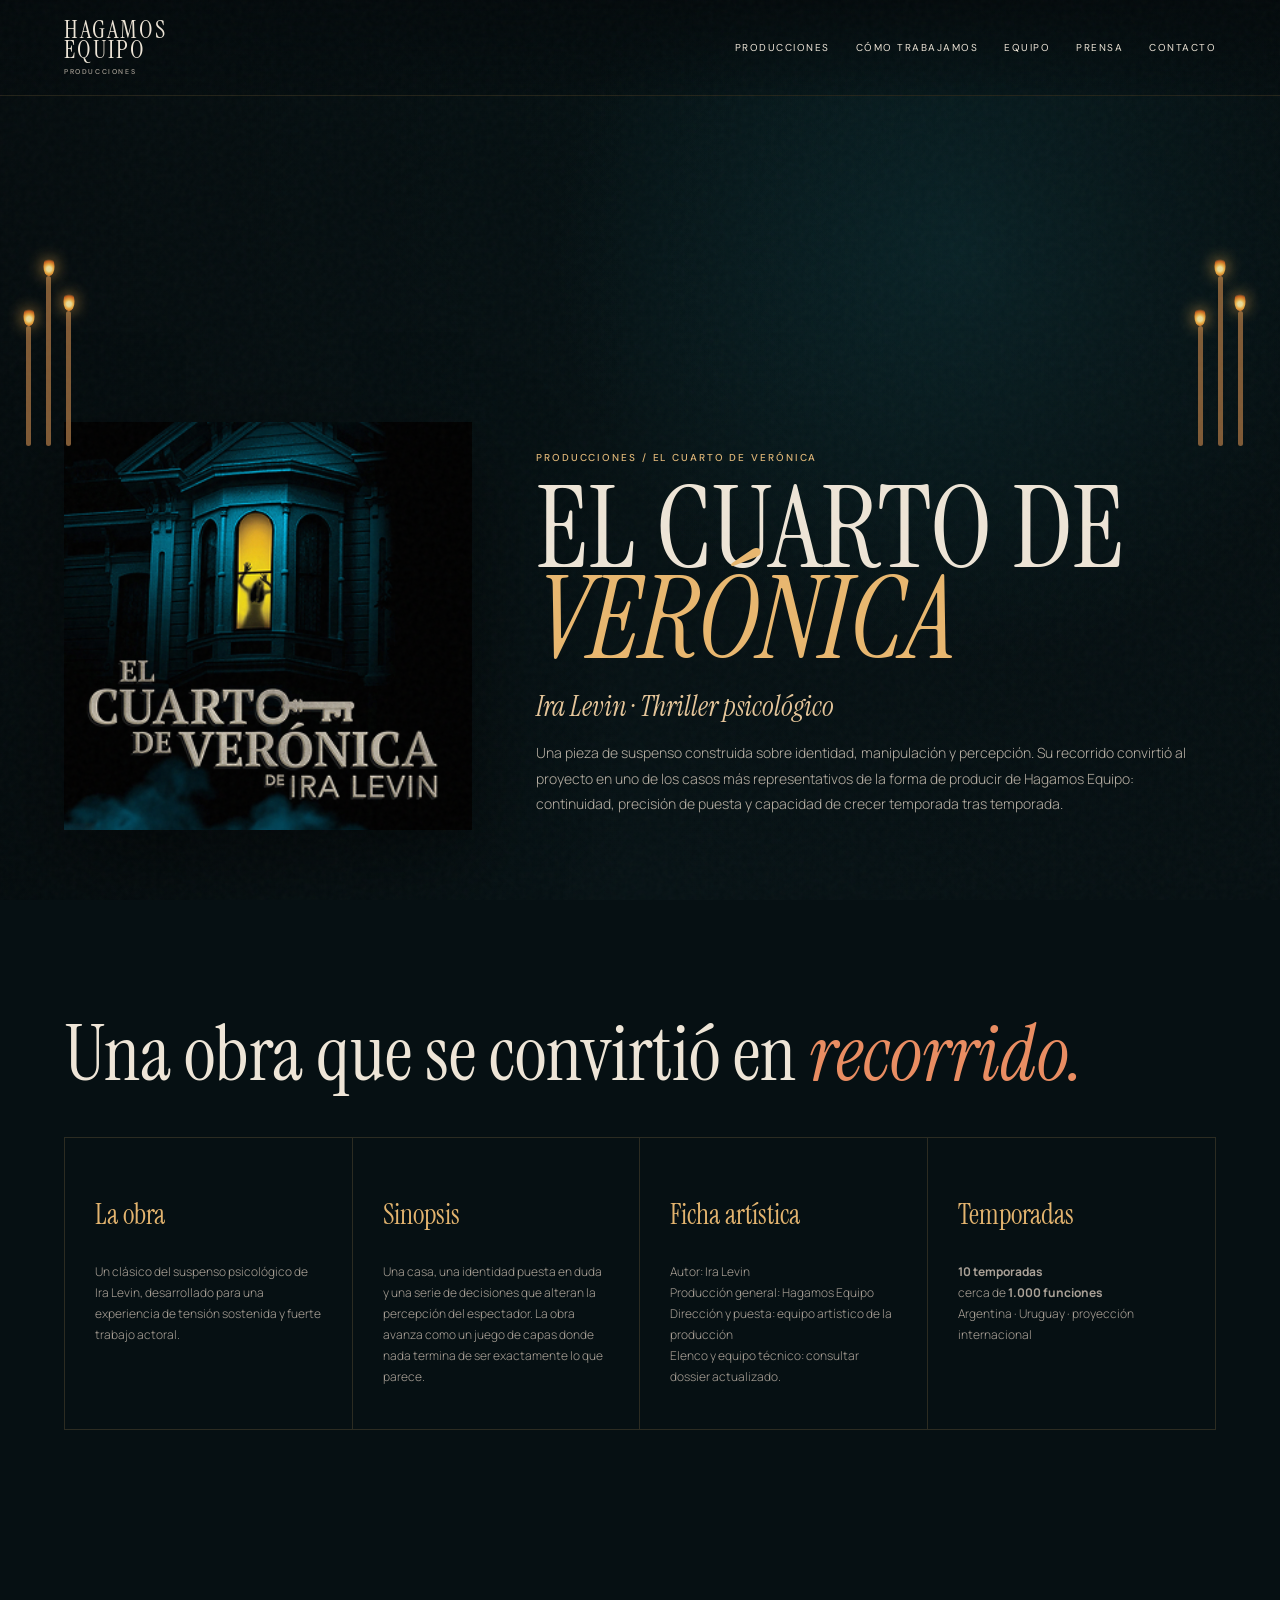
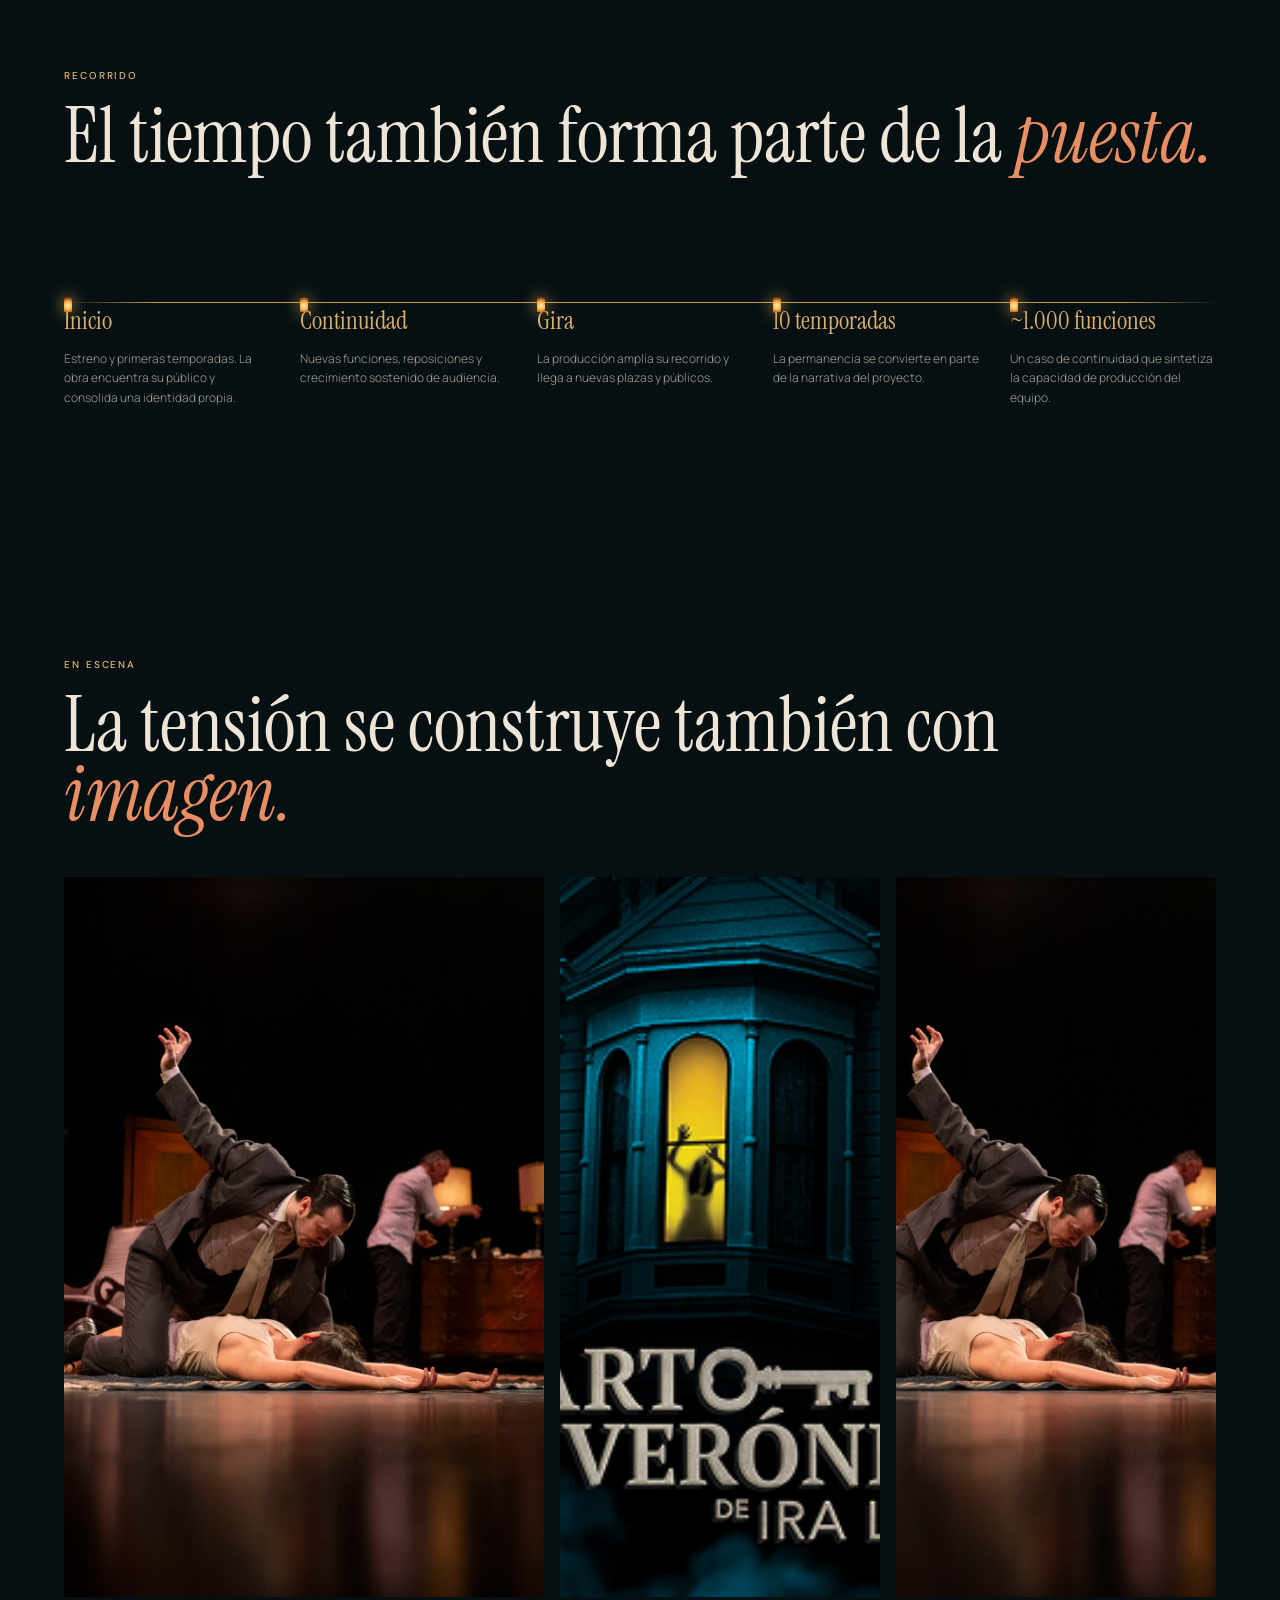
<file: el-cuarto-de-veronica.html>
<!DOCTYPE html><html lang="es"><head><meta charset="UTF-8"><meta name="viewport" content="width=device-width,initial-scale=1"><title>El Cuarto de Verónica — Hagamos Equipo</title><link rel="preconnect" href="https://fonts.googleapis.com"><link rel="preconnect" href="https://fonts.gstatic.com" crossorigin><link href="https://fonts.googleapis.com/css2?family=DM+Sans:wght@300;400;500;600&family=Instrument+Serif:ital@0;1&family=Manrope:wght@300;400;500&display=swap" rel="stylesheet"><link rel="stylesheet" href="styles.css"><link rel="stylesheet" href="detail.css"></head><body class="detail-page"><div class="film-grain"></div><header class="detail-header"><a class="brand" href="index.html"><span>HAGAMOS</span><span>EQUIPO</span><small>producciones</small></a><nav class="detail-nav"><a href="index.html#producciones">Producciones</a><a href="index.html#metodo">Cómo trabajamos</a><a href="index.html#perfil">Equipo</a><a href="index.html#prensa">Prensa</a><a href="index.html#contacto">Contacto</a></nav></header><main><section class="detail-hero"><div class="candelabra left" aria-hidden="true"><i class="candle" data-candle></i><i class="candle" data-candle></i><i class="candle" data-candle></i></div><div class="candelabra right" aria-hidden="true"><i class="candle" data-candle></i><i class="candle" data-candle></i><i class="candle" data-candle></i></div><div class="detail-poster reveal"><img src="img/elcuartodevernoica.jpg" alt="Póster de El Cuarto de Verónica"></div><div class="detail-hero-copy reveal"><p class="eyebrow">Producciones / El Cuarto de Verónica</p><h1>EL CUARTO DE <em>VERÓNICA</em></h1><p class="subtitle">Ira Levin · Thriller psicológico</p><p class="detail-summary">Una pieza de suspenso construida sobre identidad, manipulación y percepción. Su recorrido convirtió al proyecto en uno de los casos más representativos de la forma de producir de Hagamos Equipo: continuidad, precisión de puesta y capacidad de crecer temporada tras temporada.</p></div></section><section class="detail-section"><h2 class="reveal">Una obra que se convirtió en <em>recorrido.</em></h2><div class="detail-info"><article class="reveal"><h3>La obra</h3><p>Un clásico del suspenso psicológico de Ira Levin, desarrollado para una experiencia de tensión sostenida y fuerte trabajo actoral.</p></article><article class="reveal"><h3>Sinopsis</h3><p>Una casa, una identidad puesta en duda y una serie de decisiones que alteran la percepción del espectador. La obra avanza como un juego de capas donde nada termina de ser exactamente lo que parece.</p></article><article class="reveal"><h3>Ficha artística</h3><p>Autor: Ira Levin<br>Producción general: Hagamos Equipo<br>Dirección y puesta: equipo artístico de la producción<br>Elenco y equipo técnico: consultar dossier actualizado.</p></article><article class="reveal"><h3>Temporadas</h3><p><strong>10 temporadas</strong><br>cerca de <strong>1.000 funciones</strong><br>Argentina · Uruguay · proyección internacional</p></article></div></section><section class="detail-section"><p class="eyebrow reveal">Recorrido</p><h2 class="reveal">El tiempo también forma parte de la <em>puesta.</em></h2><div class="journey"><div class="journey-line"></div><div class="journey-grid"><div class="journey-item reveal"><strong>Inicio</strong><p>Estreno y primeras temporadas. La obra encuentra su público y consolida una identidad propia.</p></div><div class="journey-item reveal"><strong>Continuidad</strong><p>Nuevas funciones, reposiciones y crecimiento sostenido de audiencia.</p></div><div class="journey-item reveal"><strong>Gira</strong><p>La producción amplía su recorrido y llega a nuevas plazas y públicos.</p></div><div class="journey-item reveal"><strong>10 temporadas</strong><p>La permanencia se convierte en parte de la narrativa del proyecto.</p></div><div class="journey-item reveal"><strong>~1.000 funciones</strong><p>Un caso de continuidad que sintetiza la capacidad de producción del equipo.</p></div></div></div></section><section class="detail-section"><p class="eyebrow reveal">En escena</p><h2 class="reveal">La tensión se construye también con <em>imagen.</em></h2><div class="detail-gallery"><figure class="reveal"><img src="img/img3.jpg" alt="Escena de El Cuarto de Verónica"></figure><figure class="reveal"><img src="img/elcuartodevernoica.jpg" alt="Identidad visual de El Cuarto de Verónica"></figure><figure class="reveal"><img src="img/img3.jpg" alt="Fotografía de escena"></figure></div></section><section class="detail-section"><p class="eyebrow reveal">La prensa</p><h2 class="reveal">Una obra que siguió generando <em>conversación.</em></h2><div class="detail-press"><blockquote class="reveal">“Suspenso, precisión y una puesta que sostiene la atención hasta el final.”<cite>Archivo de prensa</cite></blockquote><blockquote class="reveal">“Una producción que encontró continuidad sin perder intensidad.”<cite>Prensa teatral</cite></blockquote><blockquote class="reveal">“El recorrido de la obra la convirtió en una referencia dentro de la línea de thrillers de la productora.”<cite>Hagamos Equipo</cite></blockquote></div><div class="detail-cta reveal"><a class="btn" href="docs/criticas.pdf" target="_blank">Ver dossier de críticas ↗</a><a class="btn" href="index.html#producciones">Ver otras producciones ↗</a></div></section></main><script src="script.js"></script></body></html>
</file>
<file: styles.css>
:root{--bg:#07090b;--panel:#0d1013;--cream:#f0e8dc;--muted:#a9a197;--gold:#c79b5a;--gold2:#e0b777;--line:rgba(224,183,119,.22);--accent:#ed845d;--violet:#bd68d5;--max:1440px}*{box-sizing:border-box}html{scroll-behavior:smooth}body{margin:0;background:var(--bg);color:var(--cream);font-family:'DM Sans',sans-serif;overflow-x:hidden}a{color:inherit;text-decoration:none}img,video{display:block;max-width:100%}.film-grain{position:fixed;inset:0;pointer-events:none;z-index:999;opacity:.045;background-image:url("data:image/svg+xml,%3Csvg viewBox='0 0 180 180' xmlns='http://www.w3.org/2000/svg'%3E%3Cfilter id='n'%3E%3CfeTurbulence type='fractalNoise' baseFrequency='.88' numOctaves='3'/%3E%3C/filter%3E%3Crect width='100%25' height='100%25' filter='url(%23n)' opacity='.7'/%3E%3C/svg%3E")}.site-header{position:fixed;top:0;left:0;width:100%;z-index:80;display:flex;align-items:center;justify-content:space-between;padding:24px clamp(24px,5vw,78px);transition:.35s;border-bottom:1px solid transparent}.site-header.scrolled{background:rgba(7,9,11,.88);backdrop-filter:blur(16px);border-color:var(--line);padding-top:15px;padding-bottom:15px}.brand{display:flex;flex-direction:column;font:400 25px/.78 'Instrument Serif',serif;letter-spacing:.08em}.brand small{margin-top:9px;font:500 7px/1 'DM Sans';letter-spacing:.23em;text-transform:uppercase;color:var(--muted)}.nav{display:flex;gap:30px;font-size:11px;text-transform:uppercase;letter-spacing:.16em}.nav a{position:relative;color:#ddd6cc}.nav a:after{content:'';position:absolute;bottom:-8px;left:0;width:0;height:1px;background:var(--gold2);transition:.25s}.nav a:hover:after{width:100%}.menu-toggle{display:none;background:transparent;border:1px solid var(--line);color:var(--cream);padding:10px 14px;font-size:10px;letter-spacing:.14em}.hero{min-height:100svh;position:relative;display:flex;align-items:flex-end;padding:150px clamp(24px,5vw,78px) 88px;overflow:hidden}.hero-video{position:absolute;inset:0;width:100%;height:100%;object-fit:cover;filter:saturate(.68) contrast(1.08);transform:scale(1.02)}.hero-vignette{position:absolute;inset:0;background:linear-gradient(90deg,rgba(5,7,9,.98) 0%,rgba(5,7,9,.88) 35%,rgba(5,7,9,.32) 68%,rgba(5,7,9,.64) 100%),linear-gradient(0deg,rgba(5,7,9,.92),transparent 44%)}.hero-copy{position:relative;z-index:2;max-width:770px}.eyebrow{margin:0 0 20px;font:500 10px/1.2 'DM Sans';letter-spacing:.19em;text-transform:uppercase;color:var(--gold2)}.hero h1{margin:0;font:400 clamp(78px,11.5vw,174px)/.75 'Instrument Serif',serif;letter-spacing:.01em;color:#ead9c0}.hero h1 span{color:var(--gold2)}.hero-kicker{max-width:720px;margin:30px 0 16px;font:400 clamp(27px,3.25vw,48px)/1.05 'Instrument Serif',serif}.hero-kicker em,.section h2 em,.method h2 em,.profile h2 em,.contact h2 em,.upcoming h3 em{font-style:italic;color:var(--accent)}.hero-description{max-width:620px;margin:0;color:#b5aea4;font:300 15px/1.76 'Manrope',sans-serif}.hero-actions{display:flex;align-items:center;gap:28px;margin-top:32px}.btn{display:inline-flex;align-items:center;gap:35px;border:1px solid var(--gold);padding:15px 20px;font-size:10px;text-transform:uppercase;letter-spacing:.15em;transition:.25s}.btn:hover{background:var(--gold2);color:#111}.text-link{font-size:12px;border-bottom:1px solid rgba(255,255,255,.35);padding-bottom:4px}.hero-side-copy{position:absolute;right:4.5vw;top:39%;z-index:3;display:flex;flex-direction:column;align-items:flex-end;gap:8px;font-size:10px;letter-spacing:.18em}.hero-side-copy em{font:italic 20px/1 'Instrument Serif';color:var(--violet)}.hero-side-copy strong{color:var(--accent);font-weight:500}.scroll-cue{position:absolute;z-index:4;bottom:28px;right:5vw;font-size:8px;letter-spacing:.22em;display:flex;gap:10px;align-items:center}.scroll-cue span{width:44px;height:1px;background:var(--gold)}.section{padding:130px clamp(24px,5vw,78px);max-width:var(--max);margin:auto}.section-heading{display:grid;grid-template-columns:1.5fr .7fr;gap:9vw;align-items:end;margin-bottom:72px}.section-heading h2,.method h2,.metrics-intro h2,.profile h2,.contact h2{margin:0;font:400 clamp(48px,6.5vw,98px)/.9 'Instrument Serif',serif}.section-heading>p,.method-lead>p:last-child,.metrics-intro>p:last-child{color:var(--muted);font:300 14px/1.8 'Manrope';max-width:520px}.production-grid{display:grid;grid-template-columns:repeat(12,1fr);gap:22px}.production-card{grid-column:span 4;border-top:1px solid var(--line);padding-top:14px}.production-card--feature{grid-column:span 7}.production-card--text{grid-column:span 5}.production-media{position:relative;overflow:hidden;aspect-ratio:1.35/1;background:#101215}.production-card--feature .production-media{aspect-ratio:1.7/1}.production-media img{width:100%;height:100%;object-fit:cover;transition:transform .8s cubic-bezier(.2,.7,.2,1),filter .5s;filter:saturate(.78)}.production-card:hover img{transform:scale(1.045);filter:saturate(1)}.project-number{position:absolute;left:18px;top:16px;font:italic 28px 'Instrument Serif';color:#fff}.project-open{position:absolute;right:18px;bottom:16px;font-size:9px;letter-spacing:.15em;background:rgba(6,8,10,.76);padding:9px 11px}.production-copy{padding:20px 2px 12px}.production-copy>p:first-child{margin:0 0 8px;color:var(--gold2);font-size:9px;text-transform:uppercase;letter-spacing:.16em}.production-copy h3{margin:0 0 12px;font:400 clamp(28px,3vw,44px)/1 'Instrument Serif'}.production-copy>p:last-of-type{color:var(--muted);font:300 13px/1.7 'Manrope';max-width:550px}.project-meta{display:flex;gap:10px;flex-wrap:wrap;margin-top:18px}.project-meta span{border:1px solid var(--line);padding:7px 9px;font-size:9px;letter-spacing:.08em;text-transform:uppercase}.coming-visual{aspect-ratio:1.35/1;border:1px solid var(--line);display:flex;flex-direction:column;justify-content:space-between;padding:22px;background:radial-gradient(circle at 75% 30%,rgba(189,104,213,.13),transparent 38%),linear-gradient(145deg,#0b0e11,#141012)}.coming-visual span{font:italic 44px 'Instrument Serif';color:var(--gold2)}.coming-visual p{font-size:9px;letter-spacing:.2em;color:var(--muted)}.upcoming{margin-top:90px;border-top:1px solid var(--line);display:grid;grid-template-columns:1.4fr .7fr .7fr;gap:22px;padding-top:38px}.upcoming-intro h3{font:400 clamp(40px,4.5vw,70px)/.95 'Instrument Serif';margin:0 0 18px}.upcoming-intro>p:last-child{max-width:620px;color:var(--muted);font:300 13px/1.75 'Manrope'}.upcoming-card{min-height:280px;border:1px solid var(--line);padding:22px;display:flex;flex-direction:column;justify-content:space-between;background:linear-gradient(155deg,#111318,#0b0d10)}.upcoming-card span{font:italic 38px 'Instrument Serif';color:var(--gold2)}.upcoming-card strong{font:400 24px/1.05 'Instrument Serif';letter-spacing:.04em}.upcoming-card small{color:var(--muted);letter-spacing:.14em;text-transform:uppercase}.metrics-section{padding:125px clamp(24px,5vw,78px);background:#ede7dd;color:#111}.metrics-intro{max-width:var(--max);margin:0 auto 70px;display:grid;grid-template-columns:1.4fr .7fr;gap:8vw}.metrics-intro .eyebrow{color:#7e5735}.metrics-intro h2 em{color:#b7504f}.metrics-intro>p:last-child{color:#67615a}.metrics-grid{max-width:var(--max);margin:auto;display:grid;grid-template-columns:repeat(4,1fr);border-top:1px solid #c6beb3;border-bottom:1px solid #c6beb3}.metric{padding:34px 24px 42px;border-right:1px solid #c6beb3}.metric:last-child{border-right:0}.metric span{font:400 clamp(58px,7vw,100px)/1 'Instrument Serif'}.metric p{margin:12px 0 0;max-width:180px;font-size:11px;line-height:1.5;text-transform:uppercase;letter-spacing:.1em;color:#5c5751}.method{padding-top:150px}.method-lead{max-width:970px;margin-bottom:80px}.method-lead h2{margin-bottom:28px}.method-grid{display:grid;grid-template-columns:repeat(4,1fr);border-top:1px solid var(--line)}.method-grid article{padding:28px 28px 10px 0;border-right:1px solid var(--line);min-height:230px}.method-grid article+article{padding-left:28px}.method-grid span{font:italic 24px 'Instrument Serif';color:var(--gold2)}.method-grid h3{font:400 27px/1.1 'Instrument Serif';margin:40px 0 12px}.method-grid p{color:var(--muted);font:300 12px/1.7 'Manrope'}.profile{max-width:var(--max);margin:50px auto 0;display:grid;grid-template-columns:.85fr 1.15fr;min-height:720px;border-top:1px solid var(--line);border-bottom:1px solid var(--line)}.profile-image{background:#111;display:flex;align-items:flex-end;justify-content:center;overflow:hidden}.profile-image img{max-height:690px;filter:grayscale(1);transform:translateY(20px)}.profile-copy{padding:90px 8vw 80px}.profile-copy h2{margin-bottom:30px}.profile-lead{font:400 clamp(25px,3vw,42px)/1.08 'Instrument Serif';max-width:650px}.profile-copy>p:not(.eyebrow):not(.profile-lead){color:var(--muted);font:300 14px/1.8 'Manrope';max-width:700px;margin-bottom:32px}.press-grid{display:grid;grid-template-columns:repeat(3,1fr);gap:0;border-top:1px solid var(--line);border-bottom:1px solid var(--line)}.press-quote{padding:38px 34px 44px;border-right:1px solid var(--line);min-height:330px;display:flex;flex-direction:column}.press-quote:last-child{border-right:0}.press-quote span{font-size:9px;letter-spacing:.16em;color:var(--gold2)}blockquote{margin:45px 0 35px;font:italic 27px/1.15 'Instrument Serif'}.press-quote a{margin-top:auto;font-size:10px;letter-spacing:.08em}.contact{max-width:var(--max);margin:auto;padding:150px clamp(24px,5vw,78px)}.contact h2{font-size:clamp(60px,9vw,138px);max-width:1200px}.contact-bottom{display:flex;justify-content:space-between;gap:40px;align-items:end;margin-top:55px;border-top:1px solid var(--line);padding-top:30px}.contact-bottom p{color:var(--muted);max-width:520px;font:300 14px/1.7 'Manrope'}footer{max-width:var(--max);margin:auto;padding:28px clamp(24px,5vw,78px) 42px;border-top:1px solid var(--line);display:grid;grid-template-columns:1fr 1fr 1fr;align-items:end;color:var(--muted);font-size:10px}.footer-brand{font-size:20px;color:var(--gold2)}.reveal{opacity:0;transform:translateY(30px);transition:opacity .85s ease,transform .85s cubic-bezier(.2,.75,.2,1)}.reveal.is-visible{opacity:1;transform:none}@media(max-width:900px){.nav{position:fixed;inset:70px 0 auto;background:#090b0d;padding:30px;display:none;flex-direction:column;border-bottom:1px solid var(--line)}.nav.open{display:flex}.menu-toggle{display:block}.hero-side-copy{display:none}.section-heading,.metrics-intro,.profile{grid-template-columns:1fr}.production-card,.production-card--feature,.production-card--text{grid-column:span 12}.upcoming{grid-template-columns:1fr}.metrics-grid{grid-template-columns:1fr 1fr}.metric:nth-child(2){border-right:0}.method-grid{grid-template-columns:1fr 1fr}.profile-image{min-height:520px}.profile-copy{padding:70px 30px}.press-grid{grid-template-columns:1fr}.press-quote{border-right:0;border-bottom:1px solid var(--line)}.contact-bottom{align-items:flex-start;flex-direction:column}footer{grid-template-columns:1fr;gap:15px}}@media(max-width:560px){.hero{padding-bottom:60px}.hero h1{font-size:68px}.hero-kicker{font-size:28px}.hero-actions{align-items:flex-start;flex-direction:column}.section{padding-top:95px;padding-bottom:95px}.metrics-grid{grid-template-columns:1fr}.metric{border-right:0;border-bottom:1px solid #c6beb3}.method-grid{grid-template-columns:1fr}.method-grid article{border-right:0;border-bottom:1px solid var(--line);padding:28px 0}.method-grid article+article{padding-left:0}.profile{min-height:0}.profile-image{min-height:400px}.contact{padding-top:100px;padding-bottom:100px}.contact h2{font-size:58px}}@media(prefers-reduced-motion:reduce){*{scroll-behavior:auto!important;animation:none!important;transition:none!important}.reveal{opacity:1;transform:none}}
</file>
<file: detail.css>
body.detail-page{background:#061013;color:#eee5d7}.detail-header{position:fixed;top:0;left:0;width:100%;z-index:40;padding:20px clamp(22px,5vw,72px);display:flex;justify-content:space-between;align-items:center;background:linear-gradient(180deg,rgba(4,10,12,.95),rgba(4,10,12,.25));border-bottom:1px solid rgba(215,171,102,.15)}.detail-nav{display:flex;gap:26px;font-size:10px;letter-spacing:.15em;text-transform:uppercase}.detail-hero{min-height:100svh;padding:140px clamp(22px,5vw,72px) 70px;display:grid;grid-template-columns:.75fr 1.25fr;gap:5vw;align-items:end;position:relative;overflow:hidden;background:radial-gradient(circle at 75% 28%,rgba(21,87,97,.33),transparent 35%),linear-gradient(180deg,#051012,#071215)}.detail-hero:after{content:'';position:absolute;inset:0;background:linear-gradient(90deg,rgba(5,12,14,.95),transparent 50%,rgba(5,12,14,.45));pointer-events:none}.detail-poster,.detail-hero-copy{position:relative;z-index:2}.detail-poster img{width:100%;max-width:430px;box-shadow:0 30px 80px rgba(0,0,0,.5)}.detail-hero-copy h1{margin:0;font:400 clamp(65px,9vw,145px)/.78 'Instrument Serif';max-width:880px}.detail-hero-copy h1 em{display:block;font-style:italic;color:#e9b76f}.detail-hero-copy .subtitle{margin:28px 0 18px;font:italic 28px/1.1 'Instrument Serif';color:#e6c69a;max-width:700px}.detail-hero-copy .detail-summary{max-width:650px;color:#b9b1a5;font:300 14px/1.8 'Manrope'}.candelabra{position:absolute;z-index:3;top:24%;width:70px;height:230px;opacity:.9}.candelabra.left{left:1.5vw}.candelabra.right{right:1.5vw}.candle{position:absolute;bottom:0;width:5px;background:#8d633a;border-radius:3px}.candle:before{content:'';position:absolute;left:50%;transform:translateX(-50%);bottom:100%;width:11px;height:20px;border-radius:50% 50% 45% 45%;background:radial-gradient(circle at 50% 65%,#fff1a9 0 16%,#ffbd4a 32%,#d96a20 55%,transparent 70%);filter:drop-shadow(0 0 8px #f7b452);animation:flicker 1.8s infinite ease-in-out}.candle:nth-child(1){left:7px;height:120px}.candle:nth-child(2){left:27px;height:170px}.candle:nth-child(3){left:47px;height:135px}@keyframes flicker{0%,100%{transform:translateX(-50%) scale(1) rotate(-2deg)}50%{transform:translateX(-50%) scale(.87,1.15) rotate(3deg)}}.detail-section{padding:120px clamp(22px,5vw,72px);max-width:1440px;margin:auto}.detail-section h2{font:400 clamp(45px,6vw,90px)/.9 'Instrument Serif';margin:0 0 48px}.detail-section h2 em{font-style:italic;color:#e98d62}.detail-info{display:grid;grid-template-columns:repeat(4,1fr);border:1px solid rgba(215,171,102,.18)}.detail-info article{padding:30px;border-right:1px solid rgba(215,171,102,.18);min-height:250px}.detail-info article:last-child{border-right:0}.detail-info h3{font:400 28px 'Instrument Serif';color:#e3b46f}.detail-info p{font:300 12px/1.75 'Manrope';color:#aaa197}.journey{position:relative;padding-top:40px}.journey-line{height:1px;background:linear-gradient(90deg,transparent,#ca9650 8%,#ca9650 92%,transparent);position:absolute;left:0;right:0;top:83px}.journey-grid{display:grid;grid-template-columns:repeat(5,1fr);gap:30px}.journey-item{position:relative;padding-top:45px}.journey-item:before{content:'';position:absolute;top:35px;left:0;width:8px;height:18px;background:radial-gradient(circle at 50% 65%,#fff2b6,#f4ae42 35%,#b74d20 58%,transparent 70%);filter:drop-shadow(0 0 8px #f2b657)}.journey-item strong{display:block;font:400 25px 'Instrument Serif';color:#ddb06e}.journey-item p{color:#a69d91;font:300 12px/1.6 'Manrope'}.detail-gallery{display:grid;grid-template-columns:1.2fr .8fr .8fr;gap:16px}.detail-gallery figure{margin:0;overflow:hidden;min-height:420px;background:#111}.detail-gallery img{width:100%;height:100%;object-fit:cover;transition:.7s}.detail-gallery figure:hover img{transform:scale(1.04)}.detail-press{display:grid;grid-template-columns:repeat(3,1fr);border-top:1px solid rgba(215,171,102,.22);border-bottom:1px solid rgba(215,171,102,.22)}.detail-press blockquote{padding:35px;margin:0;border-right:1px solid rgba(215,171,102,.22);font:italic 26px/1.2 'Instrument Serif'}.detail-press blockquote:last-child{border-right:0}.detail-press cite{display:block;margin-top:24px;font:500 9px 'DM Sans';letter-spacing:.15em;color:#d7a666;text-transform:uppercase}.detail-cta{display:flex;justify-content:space-between;gap:20px;padding-top:30px;border-top:1px solid rgba(215,171,102,.18)}@media(max-width:900px){.detail-nav{display:none}.detail-hero{grid-template-columns:1fr;padding-top:120px}.detail-poster img{max-width:260px}.candelabra{display:none}.detail-info{grid-template-columns:1fr 1fr}.detail-info article:nth-child(2){border-right:0}.journey-grid{grid-template-columns:1fr 1fr}.journey-line{display:none}.detail-gallery{grid-template-columns:1fr}.detail-press{grid-template-columns:1fr}.detail-press blockquote{border-right:0;border-bottom:1px solid rgba(215,171,102,.22)}}
</file>
